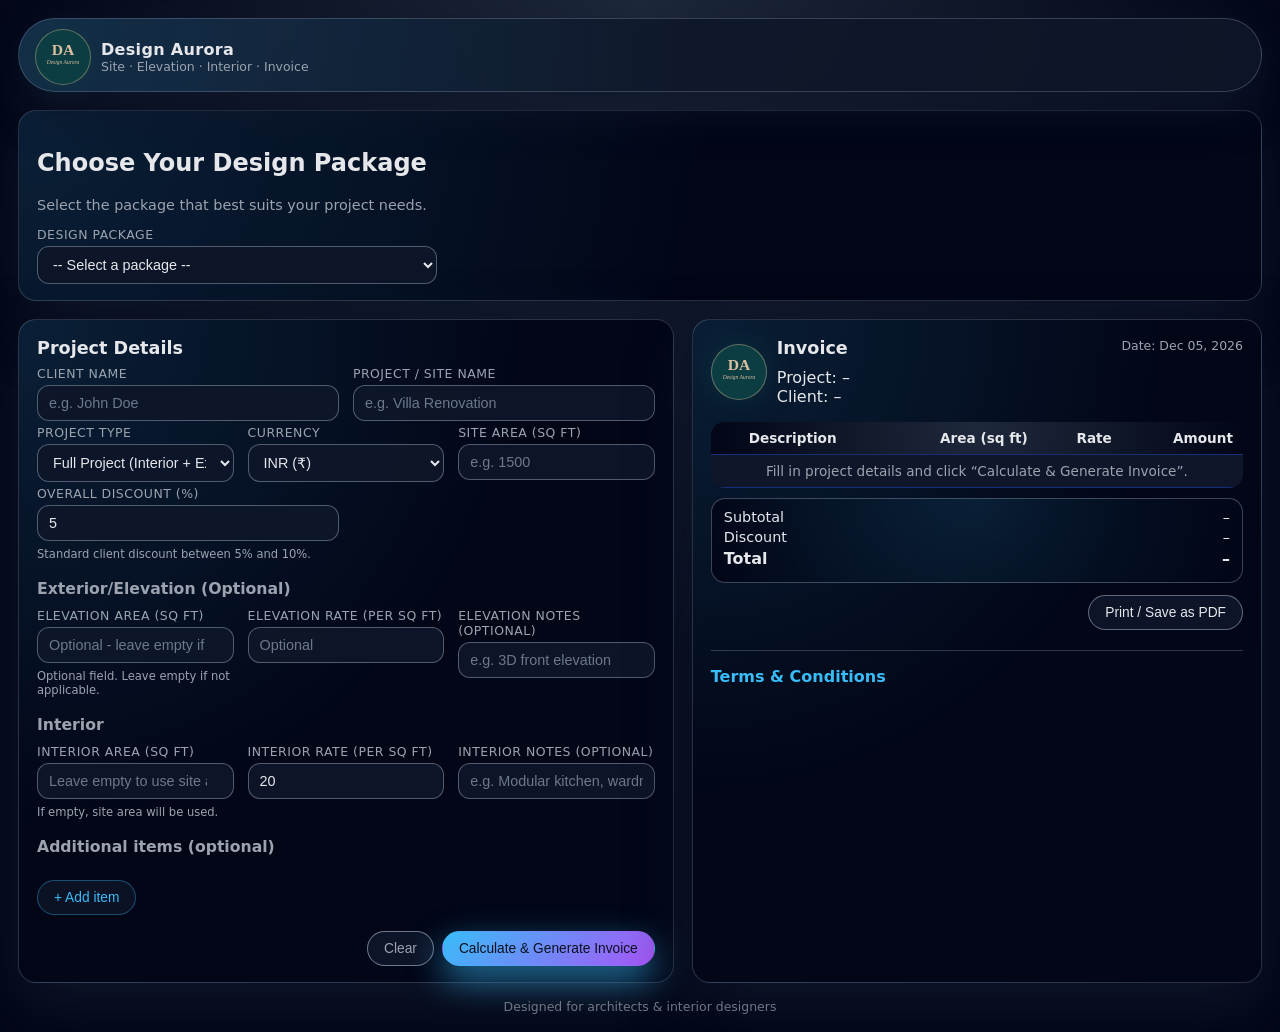
<file: design aurora/index.html>
<!DOCTYPE html>
<html lang="en">

<head>
  <meta charset="UTF-8" />
  <meta name="viewport" content="width=device-width, initial-scale=1" />
  <title>Project Area & Invoice Calculator</title>
  <meta name="theme-color" content="#0c3d42" />
  <link rel="manifest" href="manifest.webmanifest" />
  <link rel="stylesheet" href="styles.css" />
</head>

<body>
  <div class="app-shell">
    <header class="app-header">
      <div class="brand">
        <img src="logo.svg" alt="Design Aurora logo" class="brand-mark" />
        <div class="brand-text">
          <span class="brand-title">Design Aurora</span>
          <span class="brand-subtitle">Site · Elevation · Interior · Invoice</span>
        </div>
      </div>
    </header>

    <main class="app-main">
      <!-- Package Selection -->
      <section class="card package-selection-card">
        <h2>Choose Your Design Package</h2>
        <p class="package-intro">Select the package that best suits your project needs.</p>

        <div class="package-selector">
          <div class="field">
            <label for="packageSelect">Design Package</label>
            <select id="packageSelect">
              <option value="">-- Select a package --</option>
              <option value="basic">Basic Package (₹15/sq ft)</option>
              <option value="standard">Standard Package (₹25/sq ft)</option>
              <option value="luxury">Luxury Package (₹40/sq ft)</option>
            </select>
          </div>
        </div>
      </section>

      <section class="card form-card">
        <div class="form-header">
          <h2>Project Details</h2>
          <div id="selectedPackageDisplay" class="selected-package-display" style="display: none;">
            <span class="package-label">Selected Package:</span>
            <span id="selectedPackageName" class="package-name"></span>
          </div>
        </div>
        <form id="calculator-form">
          <div class="grid two-cols">
            <div class="field">
              <label for="clientName">Client name</label>
              <input id="clientName" type="text" placeholder="e.g. John Doe" />
            </div>
            <div class="field">
              <label for="projectName">Project / Site name</label>
              <input id="projectName" type="text" placeholder="e.g. Villa Renovation" />
            </div>
          </div>

          <div class="grid three-cols">
            <div class="field">
              <label for="projectType">Project Type</label>
              <select id="projectType">
                <option value="full">Full Project (Interior + Exterior)</option>
                <option value="interior">Interior Only</option>
                <option value="exterior">Exterior Only</option>
              </select>
            </div>
            <div class="field">
              <label for="currency">Currency</label>
              <select id="currency">
                <option value="₹" selected>INR (₹)</option>
                <option value="$">USD ($)</option>
                <option value="€">EUR (€)</option>
              </select>
            </div>
            <div class="field">
              <label for="siteArea">Site area (sq ft)</label>
              <input id="siteArea" type="number" min="0" step="0.01" placeholder="e.g. 1500" required />
            </div>
          </div>

          <div class="grid two-cols">
            <div class="field">
              <label for="discount">Overall discount (%)</label>
              <input id="discount" type="number" min="5" max="10" step="0.1" value="5" />
              <p class="field-help">Standard client discount between 5% and 10%.</p>
            </div>
          </div>

          <h3 id="elevationHeading">Exterior/Elevation (Optional)</h3>
          <div class="grid three-cols">
            <div class="field">
              <label for="elevationArea">Elevation area (sq ft)</label>
              <input id="elevationArea" type="number" min="0" step="0.01"
                placeholder="Optional - leave empty if not needed" />
              <p class="field-help">Optional field. Leave empty if not applicable.</p>
            </div>
            <div class="field">
              <label for="elevationRate">Elevation rate (per sq ft)</label>
              <input id="elevationRate" type="number" min="0" step="0.01" placeholder="Optional" />
            </div>
            <div class="field">
              <label for="elevationNotes">Elevation notes (optional)</label>
              <input id="elevationNotes" type="text" placeholder="e.g. 3D front elevation" />
            </div>
          </div>

          <h3>Interior</h3>
          <div class="grid three-cols">
            <div class="field">
              <label for="interiorArea">Interior area (sq ft)</label>
              <input id="interiorArea" type="number" min="0" step="0.01" placeholder="Leave empty to use site area" />
              <p class="field-help">If empty, site area will be used.</p>
            </div>
            <div class="field">
              <label for="interiorRate">Interior rate (per sq ft)</label>
              <input id="interiorRate" type="number" min="0" step="0.01" value="20" />
            </div>
            <div class="field">
              <label for="interiorNotes">Interior notes (optional)</label>
              <input id="interiorNotes" type="text" placeholder="e.g. Modular kitchen, wardrobes" />
            </div>
          </div>

          <h3>Additional items (optional)</h3>
          <div id="extra-items" class="extra-items"></div>
          <button type="button" class="btn ghost" id="addItemBtn">+ Add item</button>

          <div class="actions">
            <button type="button" class="btn secondary" id="resetBtn">Clear</button>
            <button type="submit" class="btn primary">Calculate & Generate Invoice</button>
          </div>
        </form>
      </section>

      <section class="card invoice-card">
        <div class="invoice-header">
          <div class="invoice-brand">
            <img src="logo.svg" alt="Design Aurora logo" class="brand-mark" />
            <div>
              <h2>Invoice</h2>
              <p class="invoice-meta" id="invoiceProject">Project: –</p>
              <p class="invoice-meta" id="invoiceClient">Client: –</p>
            </div>
          </div>
          <div class="invoice-meta-group">
            <p class="invoice-meta" id="invoiceDate"></p>
            <p class="invoice-meta" id="invoiceId"></p>
          </div>
        </div>

        <table class="invoice-table">
          <thead>
            <tr>
              <th>Description</th>
              <th class="numeric">Area (sq ft)</th>
              <th class="numeric">Rate</th>
              <th class="numeric">Amount</th>
            </tr>
          </thead>
          <tbody id="invoiceBody">
            <tr class="placeholder-row">
              <td colspan="4">Fill in project details and click “Calculate & Generate Invoice”.</td>
            </tr>
          </tbody>
        </table>

        <div class="invoice-summary">
          <div class="summary-row">
            <span>Subtotal</span>
            <span id="subtotalValue">–</span>
          </div>
          <div class="summary-row">
            <span>Discount</span>
            <span id="discountValue">–</span>
          </div>
          <div class="summary-row total">
            <span>Total</span>
            <span id="totalValue">–</span>
          </div>
        </div>

        <div class="invoice-footer">
          <p id="invoiceNotes" class="invoice-notes"></p>
          <button class="btn outline" id="printBtn">Print / Save as PDF</button>
        </div>

        <div class="invoice-terms" id="invoiceTerms">
          <h4>Terms & Conditions</h4>
          <div id="invoiceRulesList"></div>
        </div>
      </section>
    </main>

    <footer class="app-footer">
      <span>Designed for architects & interior designers</span>
    </footer>
  </div>

  <!-- Package Confirmation Modal -->
  <div id="packageModal" class="modal">
    <div class="modal-content">
      <div class="modal-header">
        <h2>Confirm Package Selection</h2>
        <button type="button" class="modal-close" id="closeModal">&times;</button>
      </div>
      <div class="modal-body">
        <div class="modal-package-name" id="modalPackageName"></div>
        <div class="modal-package-price" id="modalPackagePrice"></div>

        <h3>What's Included</h3>
        <ul class="modal-features" id="modalFeatures"></ul>

        <h3>Package Rules</h3>
        <div class="modal-rules" id="modalRules"></div>

        <div class="modal-alert">
          <strong>Please note:</strong> By confirming this package, the rates will be preset according to the package
          tier. You can still customize other project details.
        </div>
      </div>
      <div class="modal-footer">
        <button type="button" class="btn secondary" id="cancelPackage">Cancel</button>
        <button type="button" class="btn primary" id="confirmPackage">Confirm & Continue</button>
      </div>
    </div>
  </div>

  <script src="app.js"></script>
</body>

</html>
</file>
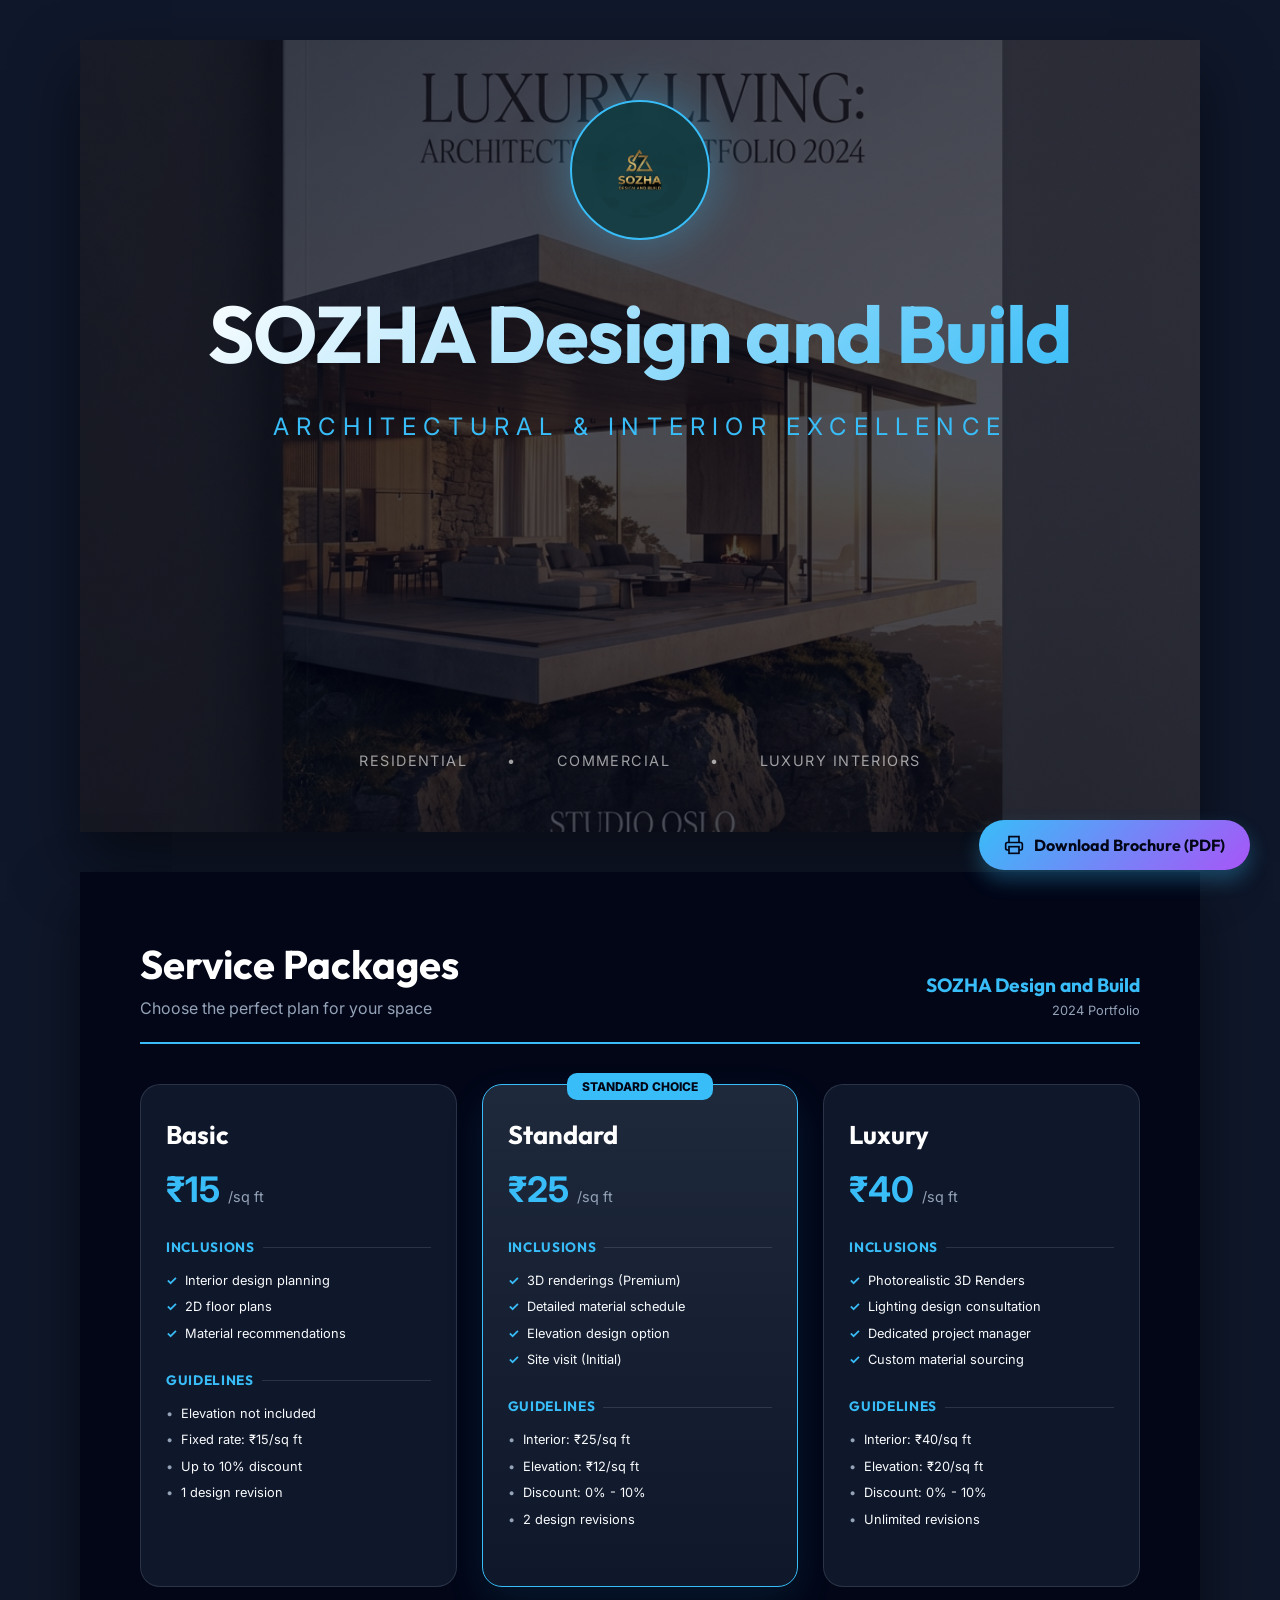
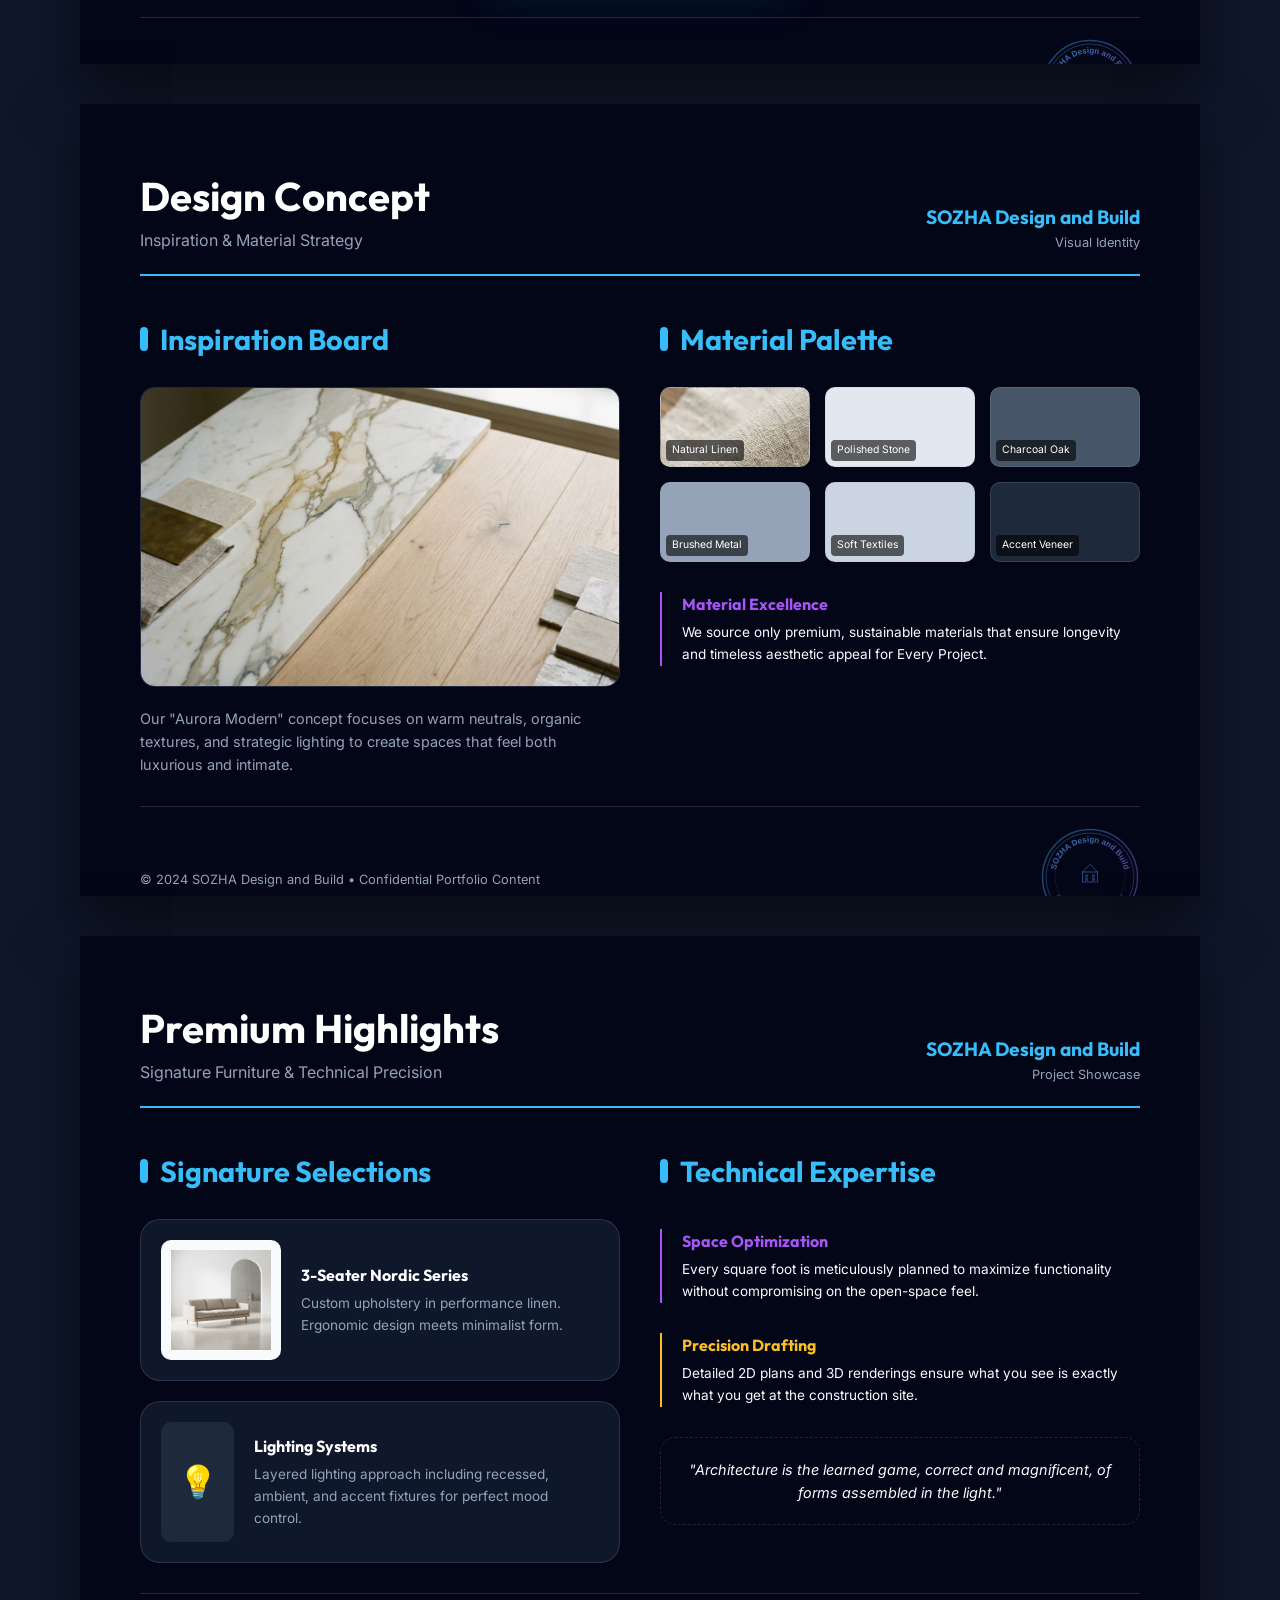
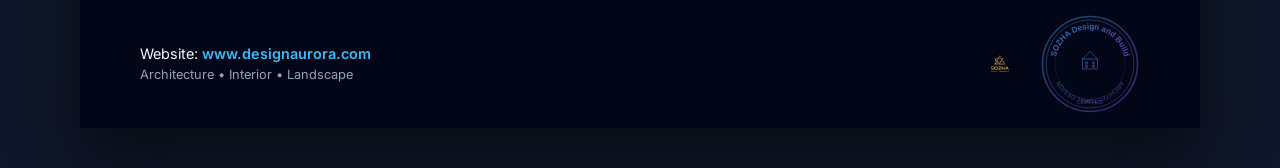
<file: brochure.html>
<!DOCTYPE html>
<html lang="en">

<head>
    <meta charset="UTF-8">
    <meta name="viewport" content="width=device-width, initial-scale=1.0">
    <title>Design Service Packages | SOZHA Design and Build</title>
    <link
        href="https://fonts.googleapis.com/css2?family=Inter:wght@300;400;500;600;700&family=Outfit:wght@400;600;700&display=swap"
        rel="stylesheet">
    <style>
        :root {
            --primary: #38bdf8;
            --primary-dark: #0c4a6e;
            --secondary: #a855f7;
            --accent: #fbbf24;
            --bg: #020617;
            --card-bg: #0f172a;
            --text: #f8fafc;
            --text-soft: #94a3b8;
            --border: rgba(148, 163, 184, 0.2);
            --page-width: 1120px;
            /* Optimized for landscape ratio */
        }

        * {
            box-sizing: border-box;
            margin: 0;
            padding: 0;
        }

        body {
            font-family: 'Inter', sans-serif;
            background-color: #0f172a;
            color: var(--text);
            line-height: 1.6;
        }

        h1,
        h2,
        h3,
        h4 {
            font-family: 'Outfit', sans-serif;
            font-weight: 700;
        }

        /* Page Structure */
        .page {
            width: var(--page-width);
            height: 792px;
            /* Fixed height for A4 Landscape ratio */
            margin: 40px auto;
            background-color: var(--bg);
            position: relative;
            overflow: hidden;
            box-shadow: 0 30px 60px rgba(0, 0, 0, 0.5);
            display: flex;
            flex-direction: column;
        }

        /* Page 1: Cover */
        .cover-page {
            background: linear-gradient(rgba(2, 6, 23, 0.7), rgba(2, 6, 23, 0.7)), url('cover.png');
            background-size: cover;
            background-position: center;
            display: flex;
            flex-direction: column;
            justify-content: center;
            align-items: center;
            text-align: center;
            color: white;
            padding: 60px;
        }

        .cover-logo {
            width: 140px;
            height: 140px;
            background: rgba(12, 61, 66, 0.8);
            backdrop-filter: blur(10px);
            border-radius: 50%;
            padding: 20px;
            margin-bottom: 30px;
            border: 2px solid var(--primary);
            box-shadow: 0 0 50px rgba(56, 189, 248, 0.4);
        }

        .cover-title {
            font-size: 5rem;
            margin-bottom: 10px;
            background: linear-gradient(135deg, #fff, var(--primary));
            -webkit-background-clip: text;
            background-clip: text;
            -webkit-text-fill-color: transparent;
            letter-spacing: -0.02em;
        }

        .cover-subtitle {
            font-size: 1.5rem;
            color: var(--primary);
            text-transform: uppercase;
            letter-spacing: 0.3em;
            font-weight: 400;
            margin-bottom: 40px;
        }

        .cover-footer {
            margin-top: auto;
            display: flex;
            gap: 40px;
            font-size: 0.9rem;
            color: rgba(255, 255, 255, 0.6);
            letter-spacing: 0.1em;
            text-transform: uppercase;
        }

        /* Page 2: Content */
        .content-page {
            padding: 60px;
            justify-content: flex-start;
        }

        .content-header {
            text-align: left;
            margin-bottom: 40px;
            border-bottom: 2px solid var(--primary);
            padding-bottom: 20px;
            display: flex;
            justify-content: space-between;
            align-items: flex-end;
        }

        .content-header h2 {
            font-size: 2.5rem;
            color: white;
        }

        .content-header .brand-small {
            text-align: right;
        }

        .content-header .brand-small h3 {
            color: var(--primary);
            font-size: 1.2rem;
        }

        .packages-grid {
            display: grid;
            grid-template-columns: repeat(3, 1fr);
            gap: 25px;
            flex-grow: 1;
        }

        .package-card {
            background: var(--card-bg);
            border: 1px solid var(--border);
            border-radius: 20px;
            padding: 30px 25px;
            position: relative;
            display: flex;
            flex-direction: column;
            transition: transform 0.3s ease;
        }

        .package-card.featured {
            border-color: var(--primary);
            background: linear-gradient(to bottom, #1e293b, #0f172a);
            box-shadow: 0 15px 40px rgba(56, 189, 248, 0.1);
        }

        .package-badge {
            position: absolute;
            top: -12px;
            left: 50%;
            transform: translateX(-50%);
            background: var(--primary);
            color: var(--bg);
            padding: 4px 15px;
            border-radius: 10px;
            font-size: 0.75rem;
            font-weight: 800;
            text-transform: uppercase;
        }

        .package-name {
            font-size: 1.6rem;
            margin-bottom: 5px;
            color: white;
        }

        .package-price {
            font-size: 2.2rem;
            font-weight: 700;
            margin-bottom: 20px;
            color: var(--primary);
        }

        .package-price span {
            font-size: 0.9rem;
            color: var(--text-soft);
            font-weight: 400;
        }

        .section-title {
            font-size: 0.85rem;
            color: var(--primary);
            text-transform: uppercase;
            letter-spacing: 0.05em;
            margin-bottom: 12px;
            display: flex;
            align-items: center;
            gap: 8px;
        }

        .section-title::after {
            content: '';
            flex-grow: 1;
            height: 1px;
            background: var(--border);
        }

        .features-list,
        .rules-list {
            list-style: none;
            margin-bottom: 20px;
        }

        .features-list li,
        .rules-list li {
            font-size: 0.8rem;
            margin-bottom: 6px;
            display: flex;
            align-items: flex-start;
            gap: 8px;
        }

        .features-list li::before {
            content: '✓';
            color: var(--primary);
            font-weight: 700;
        }

        .rules-list li::before {
            content: '•';
            color: var(--text-soft);
        }

        .footer-info {
            margin-top: 30px;
            padding-top: 20px;
            border-top: 1px solid var(--border);
            display: flex;
            justify-content: space-between;
            align-items: center;
        }

        .contact-details {
            font-size: 0.9rem;
        }

        .contact-email {
            color: var(--primary);
            font-weight: 600;
        }

        .stamp {
            width: 100px;
            opacity: 0.8;
        }

        /* Print Specifics */
        @media print {
            @page {
                size: A4 landscape;
                margin: 0;
            }

            body {
                background: white;
                margin: 0;
                padding: 0;
            }

            .page {
                margin: 0;
                width: 100%;
                height: 100vh;
                box-shadow: none;
                break-after: page;
                -webkit-print-color-adjust: exact;
                print-color-adjust: exact;
            }

            .cover-page {
                background: linear-gradient(rgba(2, 6, 23, 0.75), rgba(2, 6, 23, 0.75)), url('cover.png') !important;
                background-size: cover !important;
                background-position: center !important;
            }

            .print-button {
                display: none !important;
            }
        }

        /* Interactive Print Button */
        .print-button {
            position: fixed;
            bottom: 30px;
            right: 30px;
            background: linear-gradient(135deg, var(--primary), var(--secondary));
            color: var(--bg);
            border: none;
            padding: 15px 25px;
            border-radius: 50px;
            font-family: 'Outfit', sans-serif;
            font-weight: 700;
            font-size: 1rem;
            cursor: pointer;
            box-shadow: 0 10px 20px rgba(56, 189, 248, 0.3);
            display: flex;
            align-items: center;
            gap: 10px;
            z-index: 100;
            transition: all 0.3s ease;
        }

        .print-button:hover {
            transform: scale(1.05) translateY(-5px);
            box-shadow: 0 15px 30px rgba(56, 189, 248, 0.5);
        }

        .print-button svg {
            width: 20px;
            height: 20px;
        }

        /* New Portfolio Pages Styles */
        .portfolio-page {
            padding: 60px;
        }

        .portfolio-grid {
            display: grid;
            grid-template-columns: 1fr 1fr;
            gap: 40px;
            flex-grow: 1;
        }

        .portfolio-section {
            display: flex;
            flex-direction: column;
            gap: 20px;
        }

        .portfolio-title {
            font-size: 1.8rem;
            color: var(--primary);
            margin-bottom: 5px;
            display: flex;
            align-items: center;
            gap: 12px;
        }

        .portfolio-title::before {
            content: '';
            width: 8px;
            height: 24px;
            background: var(--primary);
            border-radius: 4px;
        }

        .mood-board {
            border: 1px solid var(--border);
            border-radius: 15px;
            overflow: hidden;
            height: 300px;
            background: rgba(148, 163, 184, 0.05);
            position: relative;
        }

        .mood-board img {
            width: 100%;
            height: 100%;
            object-fit: cover;
        }

        .material-swatches {
            display: grid;
            grid-template-columns: repeat(3, 1fr);
            gap: 15px;
        }

        .swatch {
            height: 80px;
            border-radius: 10px;
            border: 1px solid var(--border);
            position: relative;
            overflow: hidden;
        }

        .swatch-label {
            position: absolute;
            bottom: 5px;
            left: 5px;
            font-size: 0.65rem;
            background: rgba(0, 0, 0, 0.6);
            padding: 2px 6px;
            border-radius: 4px;
            color: white;
        }

        .furniture-display {
            background: var(--card-bg);
            border: 1px solid var(--border);
            border-radius: 20px;
            padding: 20px;
            display: flex;
            align-items: center;
            gap: 20px;
        }

        .furniture-img {
            width: 120px;
            height: 120px;
            object-fit: contain;
            background: #f8fafc;
            border-radius: 10px;
            padding: 10px;
        }

        .furniture-info h4 {
            color: white;
            margin-bottom: 5px;
        }

        .furniture-info p {
            font-size: 0.85rem;
            color: var(--text-soft);
        }

        .technical-highlight {
            border-left: 2px solid var(--secondary);
            padding-left: 20px;
            margin-top: 10px;
        }

        .technical-highlight h4 {
            color: var(--secondary);
            font-size: 1rem;
            margin-bottom: 5px;
        }

        .technical-highlight p {
            font-size: 0.85rem;
        }
    </style>
</head>

<body>
    <!-- Page 1: Cover -->
    <div class="page cover-page">
        <img src="logo.png" alt="SOZHA Design and Build" class="cover-logo">
        <h1 class="cover-title">SOZHA Design and Build</h1>
        <p class="cover-subtitle">Architectural & Interior Excellence</p>

        <div class="cover-footer">
            <span>Residential</span>
            <span>•</span>
            <span>Commercial</span>
            <span>•</span>
            <span>Luxury Interiors</span>
        </div>
    </div>

    <!-- Page 2: Service Packages -->
    <div class="page content-page">
        <header class="content-header">
            <div>
                <h2>Service Packages</h2>
                <p style="color: var(--text-soft);">Choose the perfect plan for your space</p>
            </div>
            <div class="brand-small">
                <h3>SOZHA Design and Build</h3>
                <p style="font-size: 0.8rem; color: var(--text-soft);">2024 Portfolio</p>
            </div>
        </header>

        <div class="packages-grid">
            <!-- Basic Package -->
            <div class="package-card">
                <h2 class="package-name">Basic</h2>
                <div class="package-price">₹15 <span>/sq ft</span></div>

                <h3 class="section-title">Inclusions</h3>
                <ul class="features-list">
                    <li>Interior design planning</li>
                    <li>2D floor plans</li>
                    <li>Material recommendations</li>
                </ul>

                <h3 class="section-title">Guidelines</h3>
                <ul class="rules-list">
                    <li>Elevation not included</li>
                    <li>Fixed rate: ₹15/sq ft</li>
                    <li>Up to 10% discount</li>
                    <li>1 design revision</li>
                </ul>
            </div>

            <!-- Standard Package -->
            <div class="package-card featured">
                <div class="package-badge">Standard Choice</div>
                <h2 class="package-name">Standard</h2>
                <div class="package-price">₹25 <span>/sq ft</span></div>

                <h3 class="section-title">Inclusions</h3>
                <ul class="features-list">
                    <li>3D renderings (Premium)</li>
                    <li>Detailed material schedule</li>
                    <li>Elevation design option</li>
                    <li>Site visit (Initial)</li>
                </ul>

                <h3 class="section-title">Guidelines</h3>
                <ul class="rules-list">
                    <li>Interior: ₹25/sq ft</li>
                    <li>Elevation: ₹12/sq ft</li>
                    <li>Discount: 0% - 10%</li>
                    <li>2 design revisions</li>
                </ul>
            </div>

            <!-- Luxury Package -->
            <div class="package-card">
                <h2 class="package-name">Luxury</h2>
                <div class="package-price">₹40 <span>/sq ft</span></div>

                <h3 class="section-title">Inclusions</h3>
                <ul class="features-list">
                    <li>Photorealistic 3D Renders</li>
                    <li>Lighting design consultation</li>
                    <li>Dedicated project manager</li>
                    <li>Custom material sourcing</li>
                </ul>

                <h3 class="section-title">Guidelines</h3>
                <ul class="rules-list">
                    <li>Interior: ₹40/sq ft</li>
                    <li>Elevation: ₹20/sq ft</li>
                    <li>Discount: 0% - 10%</li>
                    <li>Unlimited revisions</li>
                </ul>
            </div>
        </div>

        <footer class="footer-info">
            <div class="contact-details">
                <p>Contact us: <span class="contact-email">sozhaarchitect@gmail.com</span></p>
                <p style="color: var(--text-soft); font-size: 0.8rem;">www.designaurora.com (Coming Soon)</p>
            </div>
            <div>
                <img src="stamp.svg" alt="Official Stamp" class="stamp">
            </div>
        </footer>
    </div>

    <!-- Page 3: Design Concept -->
    <div class="page portfolio-page">
        <header class="content-header">
            <div>
                <h2>Design Concept</h2>
                <p style="color: var(--text-soft);">Inspiration & Material Strategy</p>
            </div>
            <div class="brand-small">
                <h3>SOZHA Design and Build</h3>
                <p style="font-size: 0.8rem; color: var(--text-soft);">Visual Identity</p>
            </div>
        </header>

        <div class="portfolio-grid">
            <div class="portfolio-section">
                <h3 class="portfolio-title">Inspiration Board</h3>
                <div class="mood-board">
                    <img src="inspiration_mood.png" alt="Inspiration Mood">
                </div>
                <p style="font-size: 0.9rem; color: var(--text-soft);">
                    Our "Aurora Modern" concept focuses on warm neutrals, organic textures, and strategic lighting to
                    create spaces that feel both luxurious and intimate.
                </p>
            </div>

            <div class="portfolio-section">
                <h3 class="portfolio-title">Material Palette</h3>
                <div class="material-swatches">
                    <div class="swatch" style="background-image: url('linen.png'); background-size: cover;">
                        <span class="swatch-label">Natural Linen</span>
                    </div>
                    <div class="swatch" style="background: #e2e8f0;">
                        <span class="swatch-label">Polished Stone</span>
                    </div>
                    <div class="swatch" style="background: #475569;">
                        <span class="swatch-label">Charcoal Oak</span>
                    </div>
                    <div class="swatch" style="background: #94a3b8;">
                        <span class="swatch-label">Brushed Metal</span>
                    </div>
                    <div class="swatch" style="background: #cbd5e1;">
                        <span class="swatch-label">Soft Textiles</span>
                    </div>
                    <div class="swatch" style="background: #1e293b;">
                        <span class="swatch-label">Accent Veneer</span>
                    </div>
                </div>
                <div class="technical-highlight">
                    <h4>Material Excellence</h4>
                    <p>We source only premium, sustainable materials that ensure longevity and timeless aesthetic appeal
                        for Every Project.</p>
                </div>
            </div>
        </div>

        <footer class="footer-info">
            <div class="contact-details">
                <p style="color: var(--text-soft); font-size: 0.8rem;">© 2024 SOZHA Design and Build • Confidential
                    Portfolio
                    Content</p>
            </div>
            <div>
                <img src="stamp.svg" alt="Official Stamp" class="stamp">
            </div>
        </footer>
    </div>

    <!-- Page 4: Premium Portfolio -->
    <div class="page portfolio-page">
        <header class="content-header">
            <div>
                <h2>Premium Highlights</h2>
                <p style="color: var(--text-soft);">Signature Furniture & Technical Precision</p>
            </div>
            <div class="brand-small">
                <h3>SOZHA Design and Build</h3>
                <p style="font-size: 0.8rem; color: var(--text-soft);">Project Showcase</p>
            </div>
        </header>

        <div class="portfolio-grid">
            <div class="portfolio-section">
                <h3 class="portfolio-title">Signature Selections</h3>
                <div class="furniture-display">
                    <img src="sofa.png" alt="Signature Sofa" class="furniture-img">
                    <div class="furniture-info">
                        <h4>3-Seater Nordic Series</h4>
                        <p>Custom upholstery in performance linen. Ergonomic design meets minimalist form.</p>
                    </div>
                </div>
                <div class="furniture-display">
                    <div class="furniture-img"
                        style="display: flex; align-items: center; justify-content: center; background: #1e293b; color: var(--primary);">
                        <span style="font-size: 2rem;">💡</span>
                    </div>
                    <div class="furniture-info">
                        <h4>Lighting Systems</h4>
                        <p>Layered lighting approach including recessed, ambient, and accent fixtures for perfect mood
                            control.</p>
                    </div>
                </div>
            </div>

            <div class="portfolio-section">
                <h3 class="portfolio-title">Technical Expertise</h3>
                <div class="technical-highlight">
                    <h4>Space Optimization</h4>
                    <p>Every square foot is meticulously planned to maximize functionality without compromising on the
                        open-space feel.</p>
                </div>
                <div class="technical-highlight" style="border-color: var(--accent);">
                    <h4 style="color: var(--accent);">Precision Drafting</h4>
                    <p>Detailed 2D plans and 3D renderings ensure what you see is exactly what you get at the
                        construction site.</p>
                </div>

                <div
                    style="margin-top: 10px; border-radius: 15px; border: 1px dashed var(--border); padding: 20px; text-align: center;">
                    <p style="font-style: italic; font-size: 0.9rem;">"Architecture is the learned game, correct and
                        magnificent, of forms assembled in the light."</p>
                </div>
            </div>
        </div>

        <footer class="footer-info">
            <div class="contact-details">
                <p>Website: <span class="contact-email">www.designaurora.com</span></p>
                <p style="color: var(--text-soft); font-size: 0.8rem;">Architecture • Interior • Landscape</p>
            </div>
            <div style="display: flex; align-items: center; gap: 20px;">
                <img src="logo.png" alt="SOZHA Design and Build" style="width: 40px;">
                <img src="stamp.svg" alt="Official Stamp" class="stamp">
            </div>
        </footer>
    </div>

    <button class="print-button" onclick="window.print()">
        <svg viewBox="0 0 24 24" fill="none" stroke="currentColor" stroke-width="2">
            <polyline points="6 9 6 2 18 2 18 9"></polyline>
            <path d="M6 18H4a2 2 0 0 1-2-2v-5a2 2 0 0 1 2-2h16a2 2 0 0 1 2 2v5a2 2 0 0 1-2 2h-2"></path>
            <rect x="6" y="14" width="12" height="8"></rect>
        </svg>
        Download Brochure (PDF)
    </button>
</body>

</html>
</file>
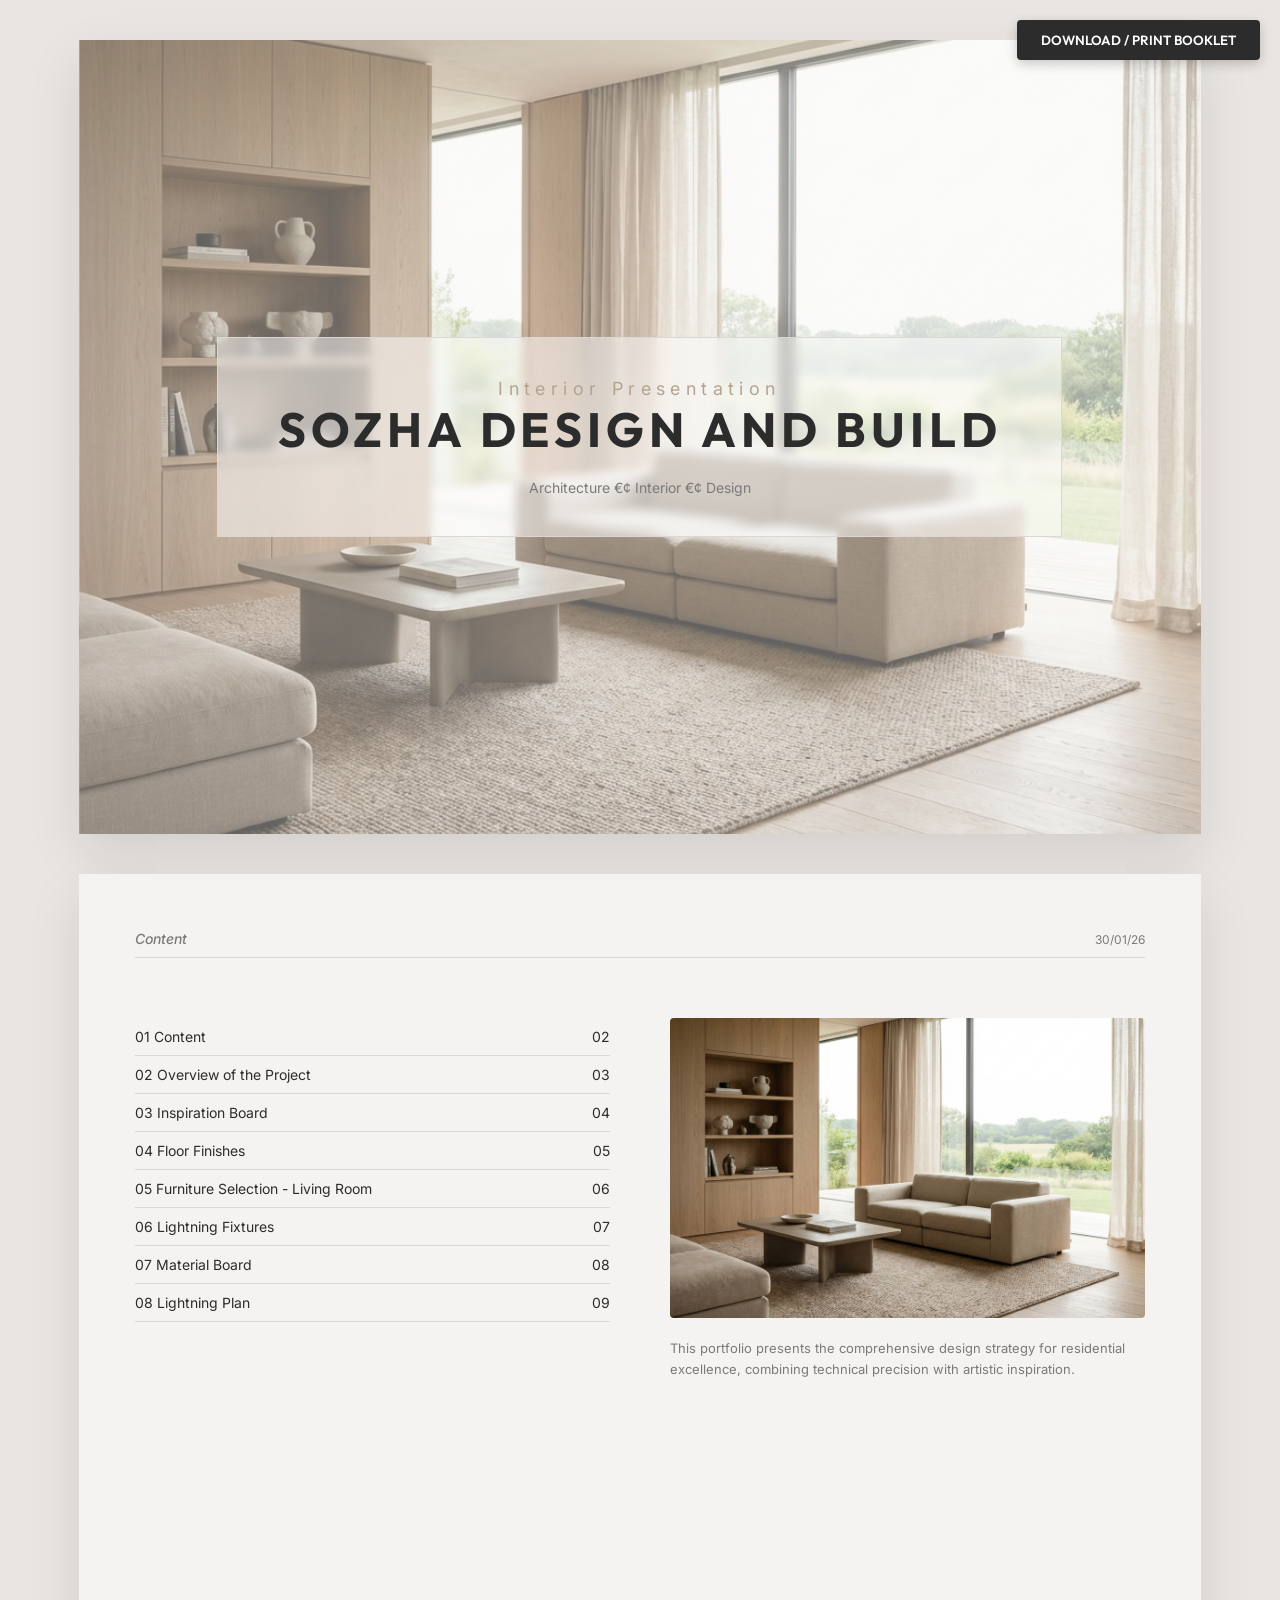
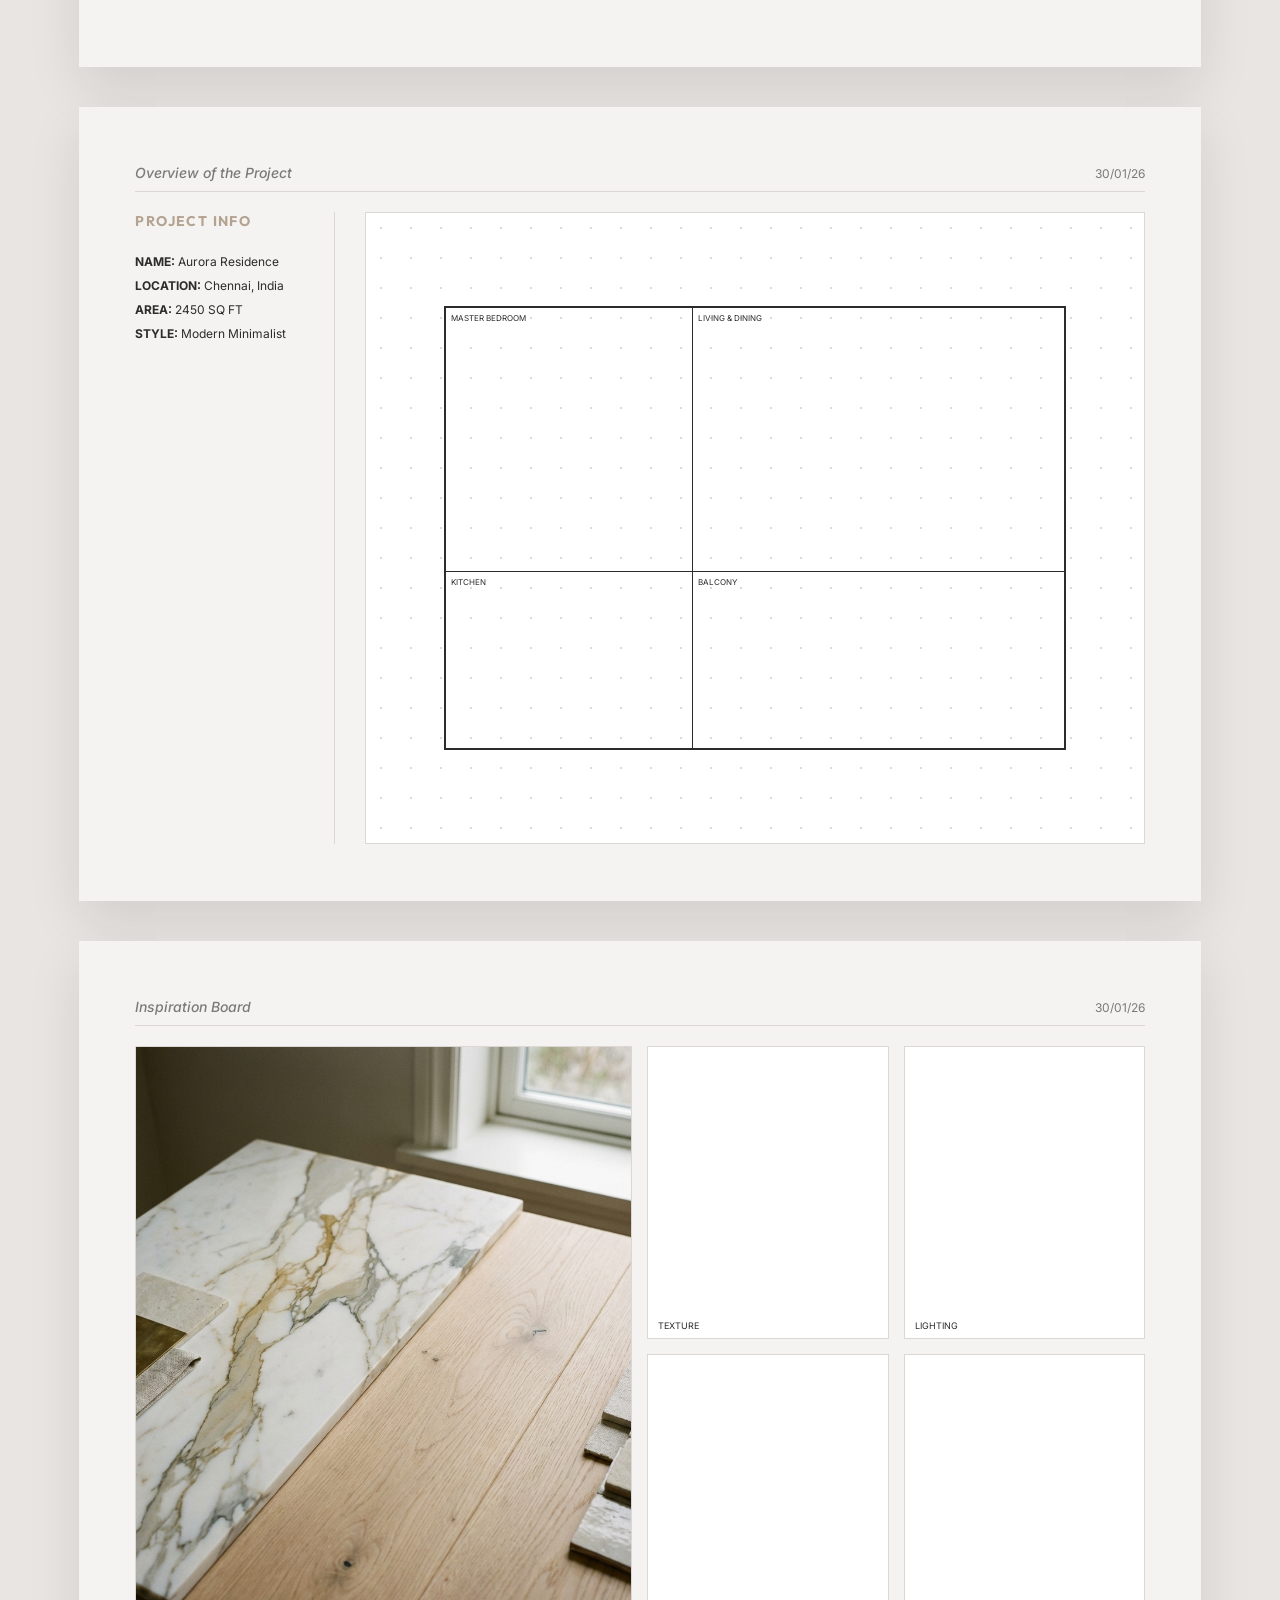
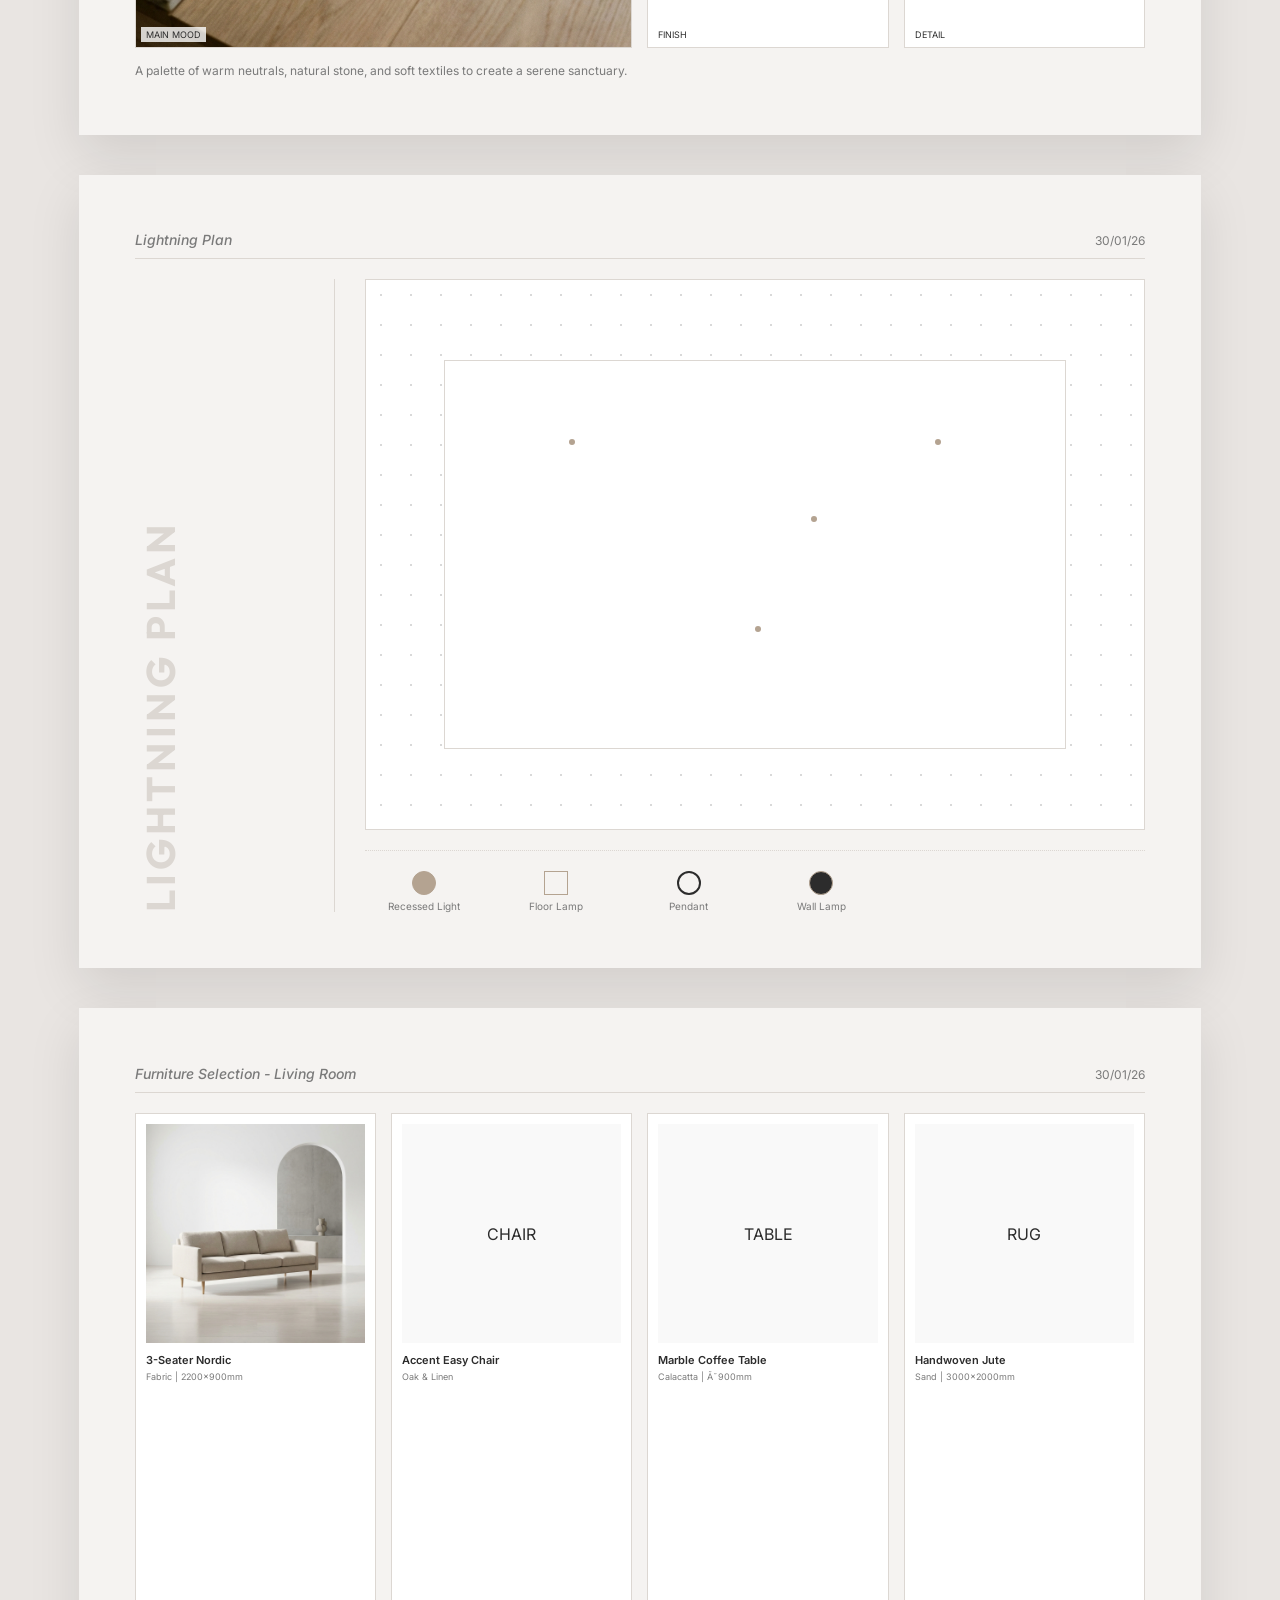
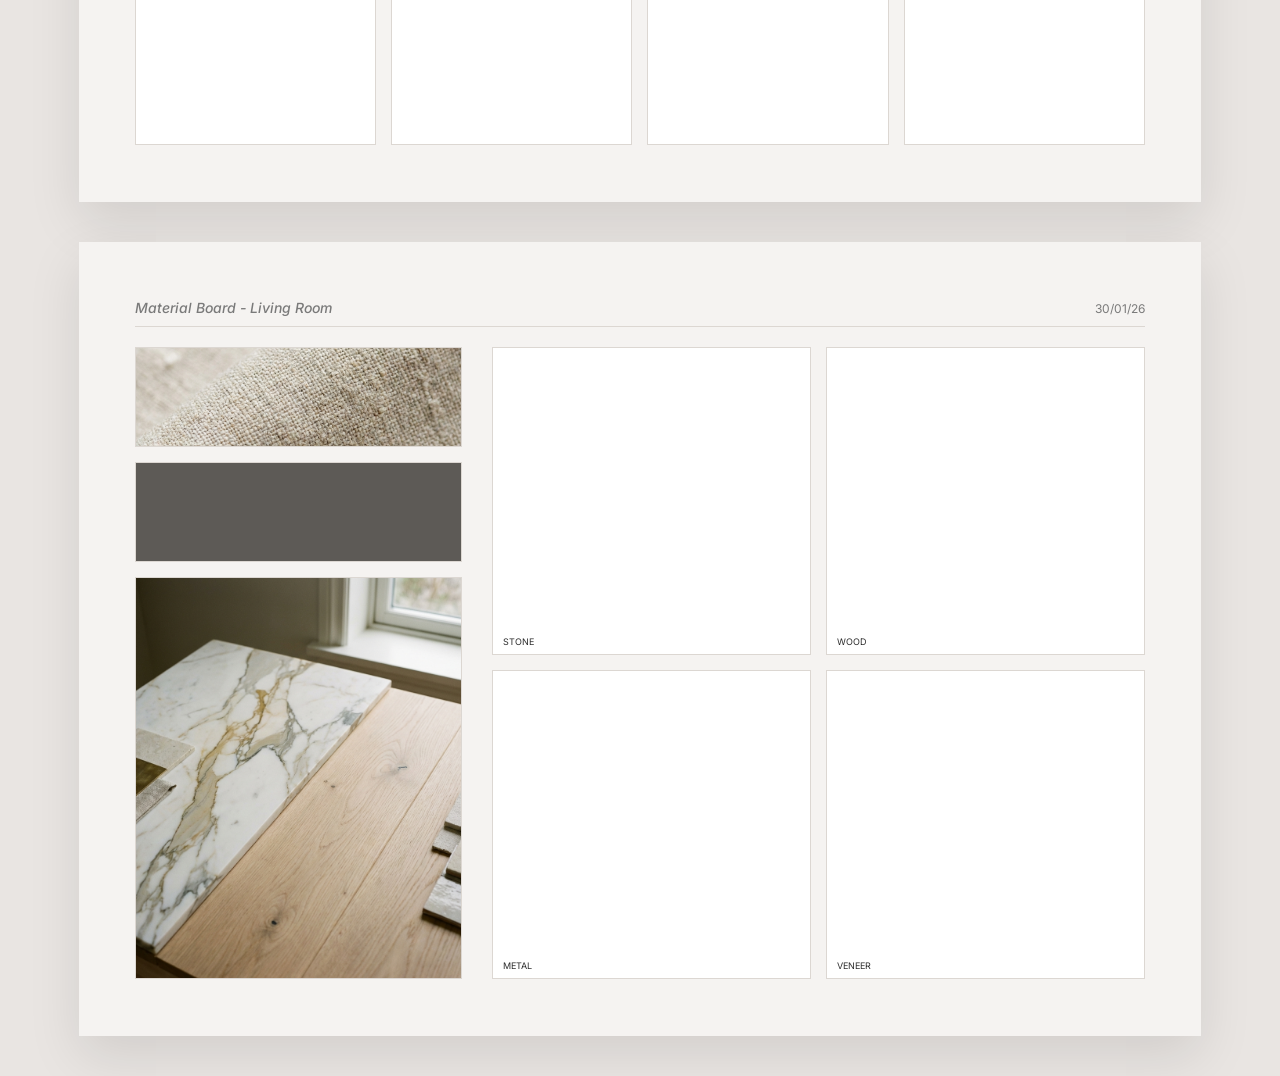
<file: portfolio_booklet.html>
<!DOCTYPE html>
<html lang="en">

<head>
    <meta charset="UTF-8">
    <meta name="viewport" content="width=device-width, initial-scale=1.0">
    <title>Design Portfolio Booklet | SOZHA Design and Build</title>
    <link
        href="https://fonts.googleapis.com/css2?family=Inter:wght@300;400;500;600&family=Outfit:wght@400;600;700&display=swap"
        rel="stylesheet">
    <style>
        :root {
            --bg-paper: #e9e5e2;
            --page-bg: #f5f3f1;
            --text-dark: #2c2c2c;
            --text-muted: #7a7a7a;
            --accent: #b4a391;
            --border: #dcd7d2;
            --grid-line: rgba(0, 0, 0, 0.15);
            /* Darker for better visibility */
            --page-width: 297mm;
            --page-height: 210mm;
            /* A4 Landscape */
        }

        * {
            box-sizing: border-box;
            margin: 0;
            padding: 0;
        }

        body {
            font-family: 'Inter', sans-serif;
            background-color: var(--bg-paper);
            color: var(--text-dark);
            -webkit-font-smoothing: antialiased;
        }

        /* Booklet Layout */
        .booklet {
            display: flex;
            flex-direction: column;
            align-items: center;
            padding: 40px 0;
            gap: 40px;
        }

        .page {
            width: var(--page-width);
            height: var(--page-height);
            background-color: var(--page-bg);
            box-shadow: 0 20px 50px rgba(0, 0, 0, 0.1);
            position: relative;
            overflow: hidden;
            display: flex;
            flex-direction: column;
            padding: 15mm;
        }

        /* Typography */
        h1,
        h2,
        h3,
        h4 {
            font-family: 'Outfit', sans-serif;
            text-transform: uppercase;
            letter-spacing: 0.1em;
        }

        .slide-header {
            display: flex;
            justify-content: space-between;
            align-items: baseline;
            margin-bottom: 20px;
            border-bottom: 1px solid var(--border);
            padding-bottom: 10px;
        }

        .slide-name {
            font-size: 14px;
            font-weight: 500;
            font-style: italic;
            color: var(--text-muted);
            text-transform: none;
            letter-spacing: 0;
        }

        .slide-date {
            font-size: 12px;
            color: var(--text-muted);
        }

        /* -------------------------------------------------------------------------
           PAGE 1: COVER
        ------------------------------------------------------------------------- */
        .page-cover {
            justify-content: center;
            align-items: center;
            background: linear-gradient(rgba(245, 243, 241, 0.4), rgba(245, 243, 241, 0.4)), url('hero.png');
            background-size: cover;
            background-position: center;
        }

        .cover-content {
            text-align: center;
            border: 1px solid var(--border);
            padding: 40px 60px;
            background: rgba(255, 255, 255, 0.5);
            backdrop-filter: blur(5px);
        }

        .cover-title {
            font-size: 48px;
            margin-bottom: 10px;
            color: var(--text-dark);
        }

        .cover-subtitle {
            font-size: 18px;
            color: var(--accent);
            letter-spacing: 0.3em;
        }

        /* -------------------------------------------------------------------------
           PAGE 2: CONTENTS
        ------------------------------------------------------------------------- */
        .contents-container {
            display: grid;
            grid-template-columns: 1fr 1fr;
            gap: 60px;
            margin-top: 40px;
        }

        .contents-list {
            list-style: none;
        }

        .contents-list li {
            padding: 10px 0;
            border-bottom: 1px solid var(--border);
            display: flex;
            justify-content: space-between;
            font-size: 14px;
        }

        .contents-image {
            width: 100%;
            height: 300px;
            background: #e0e0e0;
            border-radius: 4px;
            object-fit: cover;
        }

        /* -------------------------------------------------------------------------
           TECHNICAL SLIDES (Floor Plans)
        ------------------------------------------------------------------------- */
        .technical-layout {
            display: grid;
            grid-template-columns: 200px 1fr;
            gap: 30px;
            flex-grow: 1;
        }

        .technical-sidebar {
            display: flex;
            flex-direction: column;
            gap: 20px;
            padding-right: 20px;
            border-right: 1px solid var(--border);
        }

        .technical-title-vertical {
            writing-mode: vertical-rl;
            transform: rotate(180deg);
            font-size: 40px;
            color: var(--border);
            align-self: flex-start;
            margin-top: auto;
        }

        .plan-container {
            border: 1px solid var(--border);
            background: white;
            position: relative;
            display: flex;
            justify-content: center;
            align-items: center;
            background-image: radial-gradient(var(--grid-line) 1.5px, transparent 1.5px);
            background-size: 30px 30px;
        }

        .plan-placeholder {
            width: 90%;
            height: auto;
            opacity: 0.8;
        }

        .legend-grid {
            display: grid;
            grid-template-columns: repeat(auto-fill, minmax(100px, 1fr));
            gap: 15px;
            margin-top: 20px;
            padding-top: 20px;
            border-top: 1px dotted var(--border);
        }

        .legend-item {
            display: flex;
            flex-direction: column;
            align-items: center;
            font-size: 10px;
            text-align: center;
            color: var(--text-muted);
        }

        .legend-icon {
            width: 24px;
            height: 24px;
            margin-bottom: 5px;
            border: 1px solid var(--accent);
            border-radius: 50%;
        }

        /* -------------------------------------------------------------------------
           BOARDS (Material, Inspiration)
        ------------------------------------------------------------------------- */
        .board-grid {
            display: grid;
            grid-template-columns: repeat(4, 1fr);
            grid-template-rows: repeat(2, 1fr);
            gap: 15px;
            flex-grow: 1;
        }

        .board-item {
            background: #fff;
            border: 1px solid var(--border);
            position: relative;
            overflow: hidden;
        }

        .board-item img {
            width: 100%;
            height: 100%;
            object-fit: cover;
        }

        .board-item.span-2 {
            grid-column: span 2;
        }

        .board-item.span-v2 {
            grid-row: span 2;
        }

        .board-label {
            position: absolute;
            bottom: 5px;
            left: 5px;
            background: rgba(255, 255, 255, 0.8);
            font-size: 9px;
            padding: 2px 5px;
            text-transform: uppercase;
        }

        /* -------------------------------------------------------------------------
           FURNITURE SELECTION
        ------------------------------------------------------------------------- */
        .furniture-grid {
            display: grid;
            grid-template-columns: repeat(4, 1fr);
            gap: 15px;
            flex-grow: 1;
        }

        .furniture-card {
            border: 1px solid var(--border);
            padding: 10px;
            display: flex;
            flex-direction: column;
            background: white;
        }

        .furniture-img {
            aspect-ratio: 1;
            background: #f9f9f9;
            margin-bottom: 10px;
            display: flex;
            align-items: center;
            justify-content: center;
        }

        .furniture-name {
            font-size: 11px;
            font-weight: 600;
        }

        .furniture-spec {
            font-size: 9px;
            color: var(--text-muted);
            margin-top: 4px;
        }

        /* -------------------------------------------------------------------------
           PRINT STYLES
        ------------------------------------------------------------------------- */
        @media print {
            @page {
                size: A4 landscape;
                margin: 0;
            }

            body {
                background: none;
                padding: 0;
            }

            .booklet {
                gap: 0;
                padding: 0;
            }

            .page {
                box-shadow: none;
                margin: 0;
                break-after: page;
                -webkit-print-color-adjust: exact;
                print-color-adjust: exact;
            }

            .download-btn {
                display: none !important;
            }
        }

        /* Download Button */
        .download-btn {
            position: fixed;
            top: 20px;
            right: 20px;
            background: var(--text-dark);
            color: white;
            border: none;
            padding: 12px 24px;
            border-radius: 4px;
            font-family: 'Outfit', sans-serif;
            font-weight: 600;
            cursor: pointer;
            box-shadow: 0 4px 12px rgba(0, 0, 0, 0.2);
            z-index: 1000;
            transition: transform 0.2s;
        }

        .download-btn:hover {
            transform: translateY(-2px);
        }
    </style>
</head>

<body>

    <button class="download-btn" onclick="window.print()">DOWNLOAD / PRINT BOOKLET</button>

    <div class="booklet">

        <!-- PAGE 1: COVER -->
        <div class="page page-cover">
            <div class="cover-content">
                <p class="cover-subtitle">Interior Presentation</p>
                <h1 class="cover-title">SOZHA Design and Build</h1>
                <p style="font-size: 14px; color: var(--text-muted); margin-top: 20px;">Architecture €¢ Interior €¢ Design
                </p>
            </div>
        </div>

        <!-- PAGE 2: CONTENT -->
        <div class="page">
            <div class="slide-header">
                <span class="slide-name">Content</span>
                <span class="slide-date">30/01/26</span>
            </div>
            <div class="contents-container">
                <ul class="contents-list">
                    <li><span>01 Content</span> <span>02</span></li>
                    <li><span>02 Overview of the Project</span> <span>03</span></li>
                    <li><span>03 Inspiration Board</span> <span>04</span></li>
                    <li><span>04 Floor Finishes</span> <span>05</span></li>
                    <li><span>05 Furniture Selection - Living Room</span> <span>06</span></li>
                    <li><span>06 Lightning Fixtures</span> <span>07</span></li>
                    <li><span>07 Material Board</span> <span>08</span></li>
                    <li><span>08 Lightning Plan</span> <span>09</span></li>
                </ul>
                <div style="display: flex; flex-direction: column; gap: 20px;">
                    <img src="hero.png" class="contents-image" alt="Project Shot">
                    <p style="font-size: 13px; color: var(--text-muted); line-height: 1.6;">
                        This portfolio presents the comprehensive design strategy for residential excellence, combining
                        technical precision with artistic inspiration.
                    </p>
                </div>
            </div>
        </div>

        <!-- PAGE 3: OVERVIEW -->
        <div class="page">
            <div class="slide-header">
                <span class="slide-name">Overview of the Project</span>
                <span class="slide-date">30/01/26</span>
            </div>
            <div class="technical-layout">
                <div class="technical-sidebar">
                    <h3 style="font-size: 14px; color: var(--accent);">Project Info</h3>
                    <div style="font-size: 12px; line-height: 2;">
                        <p><strong>NAME:</strong> Aurora Residence</p>
                        <p><strong>LOCATION:</strong> Chennai, India</p>
                        <p><strong>AREA:</strong> 2450 SQ FT</p>
                        <p><strong>STYLE:</strong> Modern Minimalist</p>
                    </div>
                </div>
                <div class="plan-container">
                    <!-- Representing a simplified floor plan block -->
                    <div style="width: 80%; border: 2px solid var(--text-dark); aspect-ratio: 1.4; position: relative;">
                        <div
                            style="position: absolute; top: 0; left: 0; width: 40%; height: 60%; border-right: 1px solid var(--text-dark); border-bottom: 1px solid var(--text-dark); padding: 5px; font-size: 8px;">
                            MASTER BEDROOM</div>
                        <div
                            style="position: absolute; top: 0; right: 0; width: 60%; height: 60%; border-bottom: 1px solid var(--text-dark); padding: 5px; font-size: 8px;">
                            LIVING & DINING</div>
                        <div
                            style="position: absolute; bottom: 0; left: 0; width: 40%; height: 40%; border-right: 1px solid var(--text-dark); padding: 5px; font-size: 8px;">
                            KITCHEN</div>
                        <div
                            style="position: absolute; bottom: 0; right: 0; width: 60%; height: 40%; padding: 5px; font-size: 8px;">
                            BALCONY</div>
                    </div>
                </div>
            </div>
        </div>

        <!-- PAGE 4: INSPIRATION BOARD -->
        <div class="page">
            <div class="slide-header">
                <span class="slide-name">Inspiration Board</span>
                <span class="slide-date">30/01/26</span>
            </div>
            <div class="board-grid">
                <div class="board-item span-2 span-v2">
                    <img src="inspiration_mood.png" alt="Main Mood">
                    <div class="board-label">Main Mood</div>
                </div>
                <div class="board-item">
                    <div class="board-label">Texture</div>
                </div>
                <div class="board-item">
                    <div class="board-label">Lighting</div>
                </div>
                <div class="board-item">
                    <div class="board-label">Finish</div>
                </div>
                <div class="board-item">
                    <div class="board-label">Detail</div>
                </div>
            </div>
            <p style="margin-top: 15px; font-size: 12px; color: var(--text-muted);">
                A palette of warm neutrals, natural stone, and soft textiles to create a serene sanctuary.
            </p>
        </div>

        <!-- PAGE 5: LIGHTNING PLAN -->
        <div class="page">
            <div class="slide-header">
                <span class="slide-name">Lightning Plan</span>
                <span class="slide-date">30/01/26</span>
            </div>
            <div class="technical-layout">
                <div class="technical-sidebar">
                    <h2 class="technical-title-vertical">LIGHTNING PLAN</h2>
                </div>
                <div style="display: flex; flex-direction: column;">
                    <div class="plan-container" style="flex-grow: 1;">
                        <!-- Lighting dots representation -->
                        <div
                            style="width: 80%; border: 1px solid var(--border); aspect-ratio: 1.6; position: relative; background: #fff;">
                            <div
                                style="position: absolute; top: 20%; left: 20%; width: 6px; height: 6px; background: var(--accent); border-radius: 50%;">
                            </div>
                            <div
                                style="position: absolute; top: 20%; right: 20%; width: 6px; height: 6px; background: var(--accent); border-radius: 50%;">
                            </div>
                            <div
                                style="position: absolute; bottom: 30%; left: 50%; width: 6px; height: 6px; background: var(--accent); border-radius: 50%;">
                            </div>
                            <div
                                style="position: absolute; top: 40%; right: 40%; width: 6px; height: 6px; background: var(--accent); border-radius: 50%;">
                            </div>
                        </div>
                    </div>
                    <div class="legend-grid">
                        <div class="legend-item">
                            <div class="legend-icon" style="background: var(--accent);"></div>Recessed Light
                        </div>
                        <div class="legend-item">
                            <div class="legend-icon" style="border-radius: 0;"></div>Floor Lamp
                        </div>
                        <div class="legend-item">
                            <div class="legend-icon" style="border: 2px solid var(--text-dark);"></div>Pendant
                        </div>
                        <div class="legend-item">
                            <div class="legend-icon" style="background: var(--text-dark);"></div>Wall Lamp
                        </div>
                    </div>
                </div>
            </div>
        </div>

        <!-- PAGE 6: FURNITURE SELECTION -->
        <div class="page">
            <div class="slide-header">
                <span class="slide-name">Furniture Selection - Living Room</span>
                <span class="slide-date">30/01/26</span>
            </div>
            <div class="furniture-grid">
                <div class="furniture-card">
                    <div class="furniture-img">
                        <img src="sofa.png" alt="Sofa" style="width: 100%; height: 100%; object-fit: contain;">
                    </div>
                    <p class="furniture-name">3-Seater Nordic</p>
                    <p class="furniture-spec">Fabric | 2200x900mm</p>
                </div>
                <div class="furniture-card">
                    <div class="furniture-img">CHAIR</div>
                    <p class="furniture-name">Accent Easy Chair</p>
                    <p class="furniture-spec">Oak & Linen</p>
                </div>
                <div class="furniture-card">
                    <div class="furniture-img">TABLE</div>
                    <p class="furniture-name">Marble Coffee Table</p>
                    <p class="furniture-spec">Calacatta | Ã˜900mm</p>
                </div>
                <div class="furniture-card">
                    <div class="furniture-img">RUG</div>
                    <p class="furniture-name">Handwoven Jute</p>
                    <p class="furniture-spec">Sand | 3000x2000mm</p>
                </div>
            </div>
        </div>

        <!-- PAGE 7: MATERIAL BOARD -->
        <div class="page">
            <div class="slide-header">
                <span class="slide-name">Material Board - Living Room</span>
                <span class="slide-date">30/01/26</span>
            </div>
            <div style="display: grid; grid-template-columns: 1fr 2fr; gap: 30px; flex-grow: 1;">
                <div style="display: flex; flex-direction: column; gap: 15px;">
                    <div style="height: 100px; background: #e8e2d9; border: 1px solid var(--border); overflow: hidden;">
                        <img src="linen.png" alt="Linen" style="width: 100%; height: 100%; object-fit: cover;">
                    </div>
                    <div style="height: 100px; background: #5d5a56; border: 1px solid var(--border);"></div>
                    <div style="flex-grow: 1; background: #fdfcfb; border: 1px solid var(--border); overflow: hidden;">
                        <img src="inspiration_mood.png" alt="Texture"
                            style="width: 100%; height: 100%; object-fit: cover;">
                    </div>
                </div>
                <div style="display: grid; grid-template-columns: 1fr 1fr; gap: 15px;">
                    <div class="board-item">
                        <div class="board-label">Stone</div>
                    </div>
                    <div class="board-item">
                        <div class="board-label">Wood</div>
                    </div>
                    <div class="board-item">
                        <div class="board-label">Metal</div>
                    </div>
                    <div class="board-item">
                        <div class="board-label">Veneer</div>
                    </div>
                </div>
            </div>
        </div>

    </div>

</body>

</html>
</file>
<file: design aurora/styles.css>
:root {
  --bg: #050816;
  --bg-elevated: #0b1020;
  --bg-card: #0f172a;
  --accent: #38bdf8;
  --accent-soft: rgba(56, 189, 248, 0.12);
  --accent-strong: rgba(56, 189, 248, 0.4);
  --border-subtle: rgba(148, 163, 184, 0.28);
  --text: #e5e7eb;
  --text-soft: #9ca3af;
  --danger: #f97373;
  --radius-lg: 18px;
  --radius-md: 12px;
  --shadow-soft: 0 22px 60px rgba(15, 23, 42, 0.9);
  --shadow-subtle: 0 10px 25px rgba(15, 23, 42, 0.6);
}

*,
*::before,
*::after {
  box-sizing: border-box;
}

html,
body {
  margin: 0;
  padding: 0;
  font-family: system-ui, -apple-system, BlinkMacSystemFont, "SF Pro Text",
    "Segoe UI", sans-serif;
  background: radial-gradient(circle at top, #1e293b 0, #020617 55%);
  color: var(--text);
}

body {
  min-height: 100vh;
}

.app-shell {
  min-height: 100vh;
  display: flex;
  flex-direction: column;
  padding: 18px;
}

.app-header {
  display: flex;
  align-items: center;
  justify-content: space-between;
  padding: 10px 16px 6px;
  border-radius: 999px;
  border: 1px solid rgba(148, 163, 184, 0.3);
  background: radial-gradient(circle at 0 0, rgba(56, 189, 248, 0.16), transparent 55%),
    rgba(15, 23, 42, 0.9);
  backdrop-filter: blur(24px);
  box-shadow: 0 18px 40px rgba(15, 23, 42, 0.8);
}

.brand {
  display: flex;
  align-items: center;
  gap: 10px;
}

.brand-mark {
  width: 56px;
  height: 56px;
  border-radius: 50%;
  object-fit: cover;
  box-shadow: 0 0 26px rgba(12, 61, 66, 0.55);
  background: #0c3d42;
  border: 1px solid rgba(203, 178, 142, 0.45);
  padding: 4px;
}

.brand-text {
  display: flex;
  flex-direction: column;
}

.brand-title {
  font-weight: 600;
  letter-spacing: 0.02em;
}

.brand-subtitle {
  font-size: 0.78rem;
  color: var(--text-soft);
}

.app-main {
  display: grid;
  grid-template-columns: minmax(0, 1.15fr) minmax(0, 1fr);
  gap: 18px;
  margin-top: 18px;
  margin-bottom: 16px;
}

.card {
  border-radius: var(--radius-lg);
  background: radial-gradient(circle at top left,
      rgba(56, 189, 248, 0.14),
      transparent 55%),
    linear-gradient(135deg, #020617 0, #020617 40%, #020617 100%);
  border: 1px solid var(--border-subtle);
  padding: 18px 18px 16px;
  box-shadow: var(--shadow-soft);
}

.form-card h2,
.invoice-card h2 {
  margin-top: 0;
  margin-bottom: 10px;
  font-size: 1.1rem;
}

.form-card h3 {
  margin-top: 18px;
  margin-bottom: 10px;
  font-size: 0.98rem;
  color: var(--text-soft);
}

.grid {
  display: grid;
  gap: 10px 14px;
  margin-bottom: 4px;
}

.two-cols {
  grid-template-columns: repeat(2, minmax(0, 1fr));
}

.three-cols {
  grid-template-columns: repeat(3, minmax(0, 1fr));
}

/* Package Selection Styles */
.package-selection-card {
  grid-column: 1 / -1;
}

.package-intro {
  color: var(--text-soft);
  margin: 6px 0 14px;
  font-size: 0.9rem;
}

.package-selector {
  max-width: 400px;
  margin-top: 12px;
}

.package-grid {
  display: grid;
  grid-template-columns: repeat(3, minmax(0, 1fr));
  gap: 14px;
  margin-top: 12px;
}

.package-card {
  position: relative;
  border-radius: var(--radius-lg);
  background: linear-gradient(135deg, rgba(15, 23, 42, 0.95), rgba(15, 23, 42, 0.85));
  border: 2px solid rgba(148, 163, 184, 0.3);
  padding: 18px;
  cursor: pointer;
  transition: all 0.25s ease;
}

.package-card:hover {
  border-color: var(--accent);
  transform: translateY(-3px);
  box-shadow: 0 20px 50px rgba(56, 189, 248, 0.3);
}

.package-card.selected {
  border-color: var(--accent);
  background: linear-gradient(135deg, rgba(56, 189, 248, 0.15), rgba(168, 85, 247, 0.1));
  box-shadow: 0 0 0 2px rgba(56, 189, 248, 0.4), 0 20px 50px rgba(56, 189, 248, 0.4);
}

.package-badge {
  position: absolute;
  top: -8px;
  right: 16px;
  background: linear-gradient(135deg, #38bdf8, #a855f7);
  color: #0b1120;
  padding: 4px 12px;
  border-radius: 999px;
  font-size: 0.7rem;
  font-weight: 600;
  text-transform: uppercase;
  letter-spacing: 0.05em;
}

.package-header {
  margin-bottom: 12px;
}

.package-header h3 {
  margin: 0 0 6px;
  font-size: 1.3rem;
  color: var(--text);
}

.package-price {
  font-size: 2rem;
  font-weight: 700;
  background: linear-gradient(135deg, #38bdf8, #a855f7);
  -webkit-background-clip: text;
  -webkit-text-fill-color: transparent;
  background-clip: text;
}

.package-price span {
  font-size: 0.9rem;
  font-weight: 400;
  color: var(--text-soft);
  -webkit-text-fill-color: var(--text-soft);
}

.package-features {
  list-style: none;
  padding: 0;
  margin: 0 0 16px;
  min-height: 140px;
}

.package-features li {
  font-size: 0.85rem;
  padding: 5px 0;
  color: var(--text-soft);
}

.package-features li:first-child {
  padding-top: 0;
}

.package-luxury {
  border-color: rgba(251, 191, 36, 0.5);
}

.package-luxury:hover {
  border-color: rgba(251, 191, 36, 0.8);
  box-shadow: 0 20px 50px rgba(251, 191, 36, 0.3);
}

.form-header {
  display: flex;
  align-items: center;
  justify-content: space-between;
  margin-bottom: 8px;
}

.form-header h2 {
  margin: 0;
}

.selected-package-display {
  display: flex;
  align-items: center;
  gap: 8px;
  padding: 6px 14px;
  background: linear-gradient(135deg, rgba(56, 189, 248, 0.15), rgba(168, 85, 247, 0.1));
  border-radius: 999px;
  border: 1px solid var(--accent);
}

.package-label {
  font-size: 0.75rem;
  color: var(--text-soft);
  text-transform: uppercase;
  letter-spacing: 0.05em;
}

.package-name {
  font-weight: 600;
  color: var(--accent);
  font-size: 0.9rem;
}

/* Modal Styles */
.modal {
  display: none;
  position: fixed;
  z-index: 1000;
  left: 0;
  top: 0;
  width: 100%;
  height: 100%;
  background: rgba(5, 8, 22, 0.85);
  backdrop-filter: blur(8px);
  align-items: center;
  justify-content: center;
}

.modal.active {
  display: flex;
}

.modal-content {
  background: radial-gradient(circle at top left,
      rgba(56, 189, 248, 0.14),
      transparent 55%),
    linear-gradient(135deg, #0f172a, #020617);
  border: 1px solid var(--accent);
  border-radius: var(--radius-lg);
  max-width: 540px;
  width: 90%;
  max-height: 85vh;
  overflow-y: auto;
  box-shadow: 0 30px 80px rgba(56, 189, 248, 0.4);
  animation: modalSlideIn 0.3s ease;
}

@keyframes modalSlideIn {
  from {
    opacity: 0;
    transform: translateY(-20px);
  }

  to {
    opacity: 1;
    transform: translateY(0);
  }
}

.modal-header {
  display: flex;
  justify-content: space-between;
  align-items: center;
  padding: 18px 20px;
  border-bottom: 1px solid rgba(148, 163, 184, 0.3);
}

.modal-header h2 {
  margin: 0;
  font-size: 1.2rem;
}

.modal-close {
  background: none;
  border: none;
  color: var(--text-soft);
  font-size: 1.8rem;
  cursor: pointer;
  line-height: 1;
  padding: 0;
  width: 28px;
  height: 28px;
  display: flex;
  align-items: center;
  justify-content: center;
  border-radius: 50%;
  transition: all 0.2s ease;
}

.modal-close:hover {
  background: rgba(249, 115, 115, 0.2);
  color: var(--danger);
}

.modal-body {
  padding: 20px;
}

.modal-package-name {
  font-size: 1.6rem;
  font-weight: 700;
  margin-bottom: 8px;
  background: linear-gradient(135deg, #38bdf8, #a855f7);
  -webkit-background-clip: text;
  -webkit-text-fill-color: transparent;
  background-clip: text;
}

.modal-package-price {
  font-size: 1.3rem;
  color: var(--text-soft);
  margin-bottom: 18px;
}

.modal-body h3 {
  margin-top: 16px;
  margin-bottom: 8px;
  font-size: 1rem;
  color: var(--accent);
}

.modal-features {
  list-style: none;
  padding: 0;
  margin: 0 0 12px;
}

.modal-features li {
  padding: 4px 0;
  color: var(--text);
  font-size: 0.9rem;
}

.modal-rules {
  color: var(--text-soft);
  font-size: 0.9rem;
  line-height: 1.5;
}

.modal-rules p {
  margin: 6px 0;
}

.modal-alert {
  background: rgba(56, 189, 248, 0.1);
  border-left: 3px solid var(--accent);
  padding: 10px 12px;
  margin-top: 16px;
  border-radius: 8px;
  font-size: 0.85rem;
  color: var(--text-soft);
}

.modal-alert strong {
  color: var(--accent);
}

.modal-footer {
  display: flex;
  justify-content: flex-end;
  gap: 10px;
  padding: 16px 20px;
  border-top: 1px solid rgba(148, 163, 184, 0.3);
}

@media (max-width: 960px) {
  .app-main {
    grid-template-columns: minmax(0, 1fr);
  }
}

@media (max-width: 720px) {
  .app-shell {
    padding: 10px;
  }

  .app-header {
    border-radius: 18px;
  }

  .two-cols,
  .three-cols {
    grid-template-columns: minmax(0, 1fr);
  }

  .package-grid {
    grid-template-columns: minmax(0, 1fr);
  }

  .form-header {
    flex-direction: column;
    align-items: flex-start;
    gap: 8px;
  }
}

.field {
  display: flex;
  flex-direction: column;
  gap: 4px;
}

.field label {
  font-size: 0.78rem;
  letter-spacing: 0.04em;
  text-transform: uppercase;
  color: var(--text-soft);
}

.field input,
.field select {
  background: rgba(15, 23, 42, 0.9);
  border-radius: var(--radius-md);
  border: 1px solid rgba(148, 163, 184, 0.5);
  padding: 9px 11px;
  color: var(--text);
  font-size: 0.9rem;
  outline: none;
  transition: border-color 0.15s ease, box-shadow 0.15s ease,
    background 0.15s ease, transform 0.06s ease;
}

.field input::placeholder {
  color: rgba(148, 163, 184, 0.7);
}

.field input:focus,
.field select:focus {
  border-color: var(--accent);
  box-shadow: 0 0 0 1px rgba(56, 189, 248, 0.5);
  background: #020617;
  transform: translateY(-0.5px);
}

.field-help {
  margin: 0;
  margin-top: 2px;
  font-size: 0.72rem;
  color: var(--text-soft);
}

.extra-items {
  display: flex;
  flex-direction: column;
  gap: 8px;
  margin-bottom: 10px;
}

.extra-item-row {
  display: grid;
  grid-template-columns: 2.1fr 1fr 1fr auto;
  gap: 8px;
  align-items: end;
}

@media (max-width: 900px) {
  .extra-item-row {
    grid-template-columns: minmax(0, 1fr);
  }
}

.remove-item-btn {
  border-radius: 999px;
  border: 1px solid rgba(148, 163, 184, 0.45);
  background: rgba(15, 23, 42, 0.9);
  color: var(--text-soft);
  padding: 6px 10px;
  cursor: pointer;
  font-size: 0.8rem;
  display: inline-flex;
  align-items: center;
  gap: 4px;
}

.remove-item-btn:hover {
  border-color: var(--danger);
  color: var(--danger);
}

.actions {
  display: flex;
  justify-content: flex-end;
  gap: 8px;
  margin-top: 16px;
}

.btn {
  border-radius: 999px;
  border: 1px solid transparent;
  padding: 9px 16px;
  font-size: 0.86rem;
  cursor: pointer;
  display: inline-flex;
  align-items: center;
  justify-content: center;
  gap: 6px;
  white-space: nowrap;
  transition: background 0.15s ease, box-shadow 0.15s ease,
    transform 0.08s ease, border-color 0.15s ease, color 0.15s ease;
}

.btn.primary {
  background: linear-gradient(135deg, #38bdf8, #a855f7);
  color: #0b1120;
  box-shadow: 0 14px 35px rgba(56, 189, 248, 0.6);
}

.btn.primary:hover {
  transform: translateY(-1px);
  box-shadow: 0 18px 40px rgba(56, 189, 248, 0.7);
}

.btn.secondary {
  background: rgba(15, 23, 42, 0.9);
  border-color: rgba(148, 163, 184, 0.7);
  color: var(--text-soft);
}

.btn.secondary:hover {
  border-color: var(--accent);
  color: var(--accent);
}

.btn.ghost {
  background: rgba(15, 23, 42, 0.75);
  border-color: rgba(56, 189, 248, 0.35);
  color: var(--accent);
  margin-top: 4px;
}

.btn.ghost:hover {
  background: rgba(15, 23, 42, 1);
  box-shadow: 0 0 0 1px rgba(56, 189, 248, 0.6);
}

.btn.outline {
  border-color: rgba(148, 163, 184, 0.6);
  background: rgba(15, 23, 42, 0.9);
  color: var(--text);
}

.btn.outline:hover {
  border-color: var(--accent);
  color: var(--accent);
}

.invoice-card {
  display: flex;
  flex-direction: column;
}

.invoice-header {
  display: flex;
  align-items: flex-start;
  justify-content: space-between;
  gap: 12px;
  margin-bottom: 10px;
}

.invoice-brand {
  display: flex;
  align-items: center;
  gap: 10px;
}

.invoice-meta-group {
  text-align: right;
  font-size: 0.78rem;
  color: var(--text-soft);
}

.invoice-meta {
  margin: 0;
}

.invoice-table {
  width: 100%;
  border-collapse: collapse;
  margin-top: 6px;
  background: rgba(15, 23, 42, 0.7);
  border-radius: 14px;
  overflow: hidden;
}

.invoice-table th,
.invoice-table td {
  padding: 8px 10px;
  font-size: 0.85rem;
  border-bottom: 1px solid rgba(30, 64, 175, 0.6);
}

.invoice-table thead {
  background: radial-gradient(circle at top, #1e293b, #020617);
}

.invoice-table tbody tr:nth-child(even) {
  background: rgba(15, 23, 42, 0.8);
}

.invoice-table tbody tr:nth-child(odd) {
  background: rgba(15, 23, 42, 0.95);
}

.invoice-table .numeric {
  text-align: right;
}

.placeholder-row td {
  text-align: center;
  color: var(--text-soft);
}

.invoice-summary {
  margin-top: 10px;
  border-radius: 14px;
  border: 1px solid rgba(148, 163, 184, 0.4);
  padding: 10px 12px;
  background: radial-gradient(circle at top, rgba(56, 189, 248, 0.1), #020617);
}

.summary-row {
  display: flex;
  justify-content: space-between;
  font-size: 0.9rem;
  margin-bottom: 4px;
}

.summary-row.total {
  font-size: 1rem;
  font-weight: 600;
  margin-top: 4px;
}

.invoice-footer {
  margin-top: 12px;
  display: flex;
  align-items: center;
  justify-content: space-between;
  gap: 10px;
}

.invoice-notes {
  margin: 0;
  font-size: 0.78rem;
  color: var(--text-soft);
}

.invoice-terms {
  margin-top: 20px;
  padding-top: 16px;
  border-top: 1px solid rgba(148, 163, 184, 0.3);
}

.invoice-terms h4 {
  margin: 0 0 12px;
  font-size: 1rem;
  color: var(--accent);
}

.terms-section {
  margin-bottom: 14px;
}

.terms-title {
  font-size: 0.85rem;
  font-weight: 600;
  color: var(--text);
  margin: 8px 0 4px;
}

.terms-item {
  font-size: 0.78rem;
  color: var(--text-soft);
  margin: 3px 0;
  line-height: 1.5;
}

.app-footer {
  text-align: center;
  font-size: 0.78rem;
  color: var(--text-soft);
  opacity: 0.7;
}

@media print {
  body {
    background: #ffffff;
  }

  .app-header,
  .form-card,
  .app-footer {
    display: none !important;
  }

  .app-main {
    grid-template-columns: minmax(0, 1fr);
    margin: 0;
  }

  .card {
    box-shadow: none;
    border-radius: 0;
    border: none;
    background: #ffffff;
    color: #020617;
  }

  .invoice-table,
  .invoice-summary {
    background: #ffffff;
  }

  .invoice-table thead {
    background: #e5e7eb;
  }

  .invoice-table tbody tr:nth-child(even),
  .invoice-table tbody tr:nth-child(odd) {
    background: #ffffff;
  }

  .btn {
    display: none !important;
  }
}
</file>
